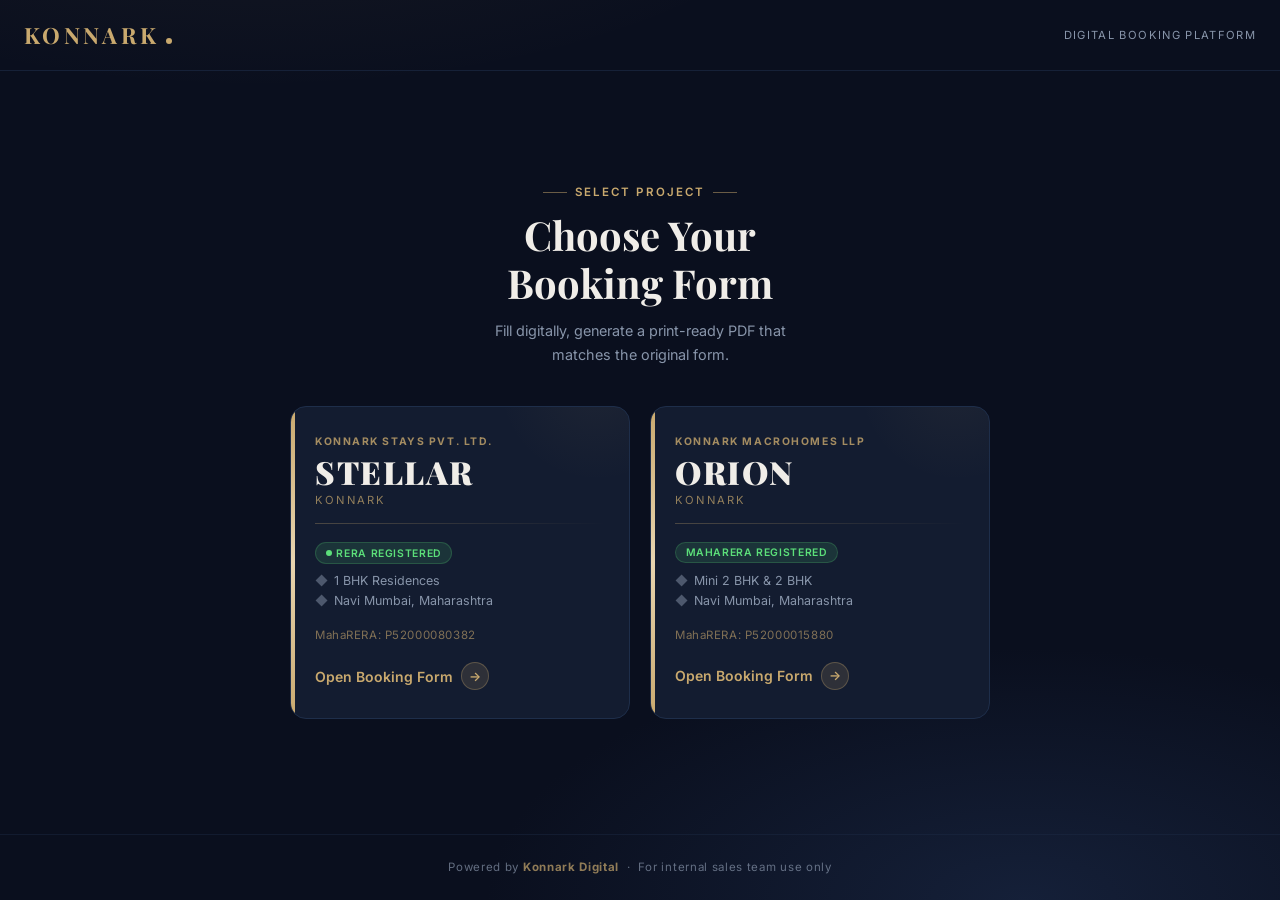
<file: index.html>
<!DOCTYPE html>
<html lang="en">
<head>
  <meta charset="UTF-8">
  <meta name="viewport" content="width=device-width, initial-scale=1.0">
  <meta name="description" content="Konnark Digital Booking Platform — Digital booking forms for Konnark Stellar and Konnark Orion real estate projects.">
  <title>Konnark — Digital Booking Platform</title>
  <link href="https://fonts.googleapis.com/css2?family=Inter:wght@300;400;500;600;700&family=Playfair+Display:wght@400;600;700;900&display=swap" rel="stylesheet">
  <style>
    *, *::before, *::after { box-sizing: border-box; margin: 0; padding: 0; }

    :root {
      --gold: #C9A96E;
      --gold-light: #E8D5B0;
      --dark: #0a0f1e;
      --card: #131c30;
      --card-hover: #1a2540;
      --border: #1e2e4a;
      --text: #F0EDE8;
      --muted: #8895aa;
      --navy: #1C2B4A;
    }

    html { height: 100%; }

    body {
      min-height: 100vh;
      background: var(--dark);
      color: var(--text);
      font-family: 'Inter', sans-serif;
      display: flex;
      flex-direction: column;
      -webkit-font-smoothing: antialiased;
      background-image:
        radial-gradient(ellipse 80% 50% at 20% -20%, rgba(201,169,110,0.08) 0%, transparent 60%),
        radial-gradient(ellipse 60% 40% at 80% 100%, rgba(28,43,74,0.6) 0%, transparent 70%);
    }

    /* ── Top Nav ─────────── */
    .top-nav {
      display: flex;
      align-items: center;
      justify-content: space-between;
      padding: 1.25rem 1.5rem;
      border-bottom: 1px solid rgba(30,46,74,0.6);
    }

    .brand {
      display: flex;
      align-items: baseline;
      gap: 0.4rem;
    }

    .brand-name {
      font-family: 'Playfair Display', serif;
      font-size: 1.4rem;
      font-weight: 700;
      color: var(--gold);
      letter-spacing: 0.15em;
    }

    .brand-dot {
      width: 6px;
      height: 6px;
      background: var(--gold);
      border-radius: 50%;
      margin-bottom: 2px;
    }

    .brand-tag {
      font-size: 0.7rem;
      color: var(--muted);
      letter-spacing: 0.12em;
      text-transform: uppercase;
    }

    /* ── Main Container ──── */
    .main {
      flex: 1;
      display: flex;
      flex-direction: column;
      align-items: center;
      justify-content: center;
      padding: 2rem 1.25rem;
    }

    /* ── Hero ────────────── */
    .hero {
      text-align: center;
      margin-bottom: 2.5rem;
    }

    .hero-eyebrow {
      font-size: 0.72rem;
      text-transform: uppercase;
      letter-spacing: 0.18em;
      color: var(--gold);
      font-weight: 600;
      margin-bottom: 0.75rem;
      display: flex;
      align-items: center;
      justify-content: center;
      gap: 0.5rem;
    }

    .hero-eyebrow::before,
    .hero-eyebrow::after {
      content: '';
      display: block;
      width: 24px;
      height: 1px;
      background: var(--gold);
      opacity: 0.5;
    }

    .hero-title {
      font-family: 'Playfair Display', serif;
      font-size: clamp(1.6rem, 5vw, 2.5rem);
      font-weight: 700;
      line-height: 1.2;
      color: var(--text);
      margin-bottom: 0.75rem;
    }

    .hero-subtitle {
      color: var(--muted);
      font-size: 0.9rem;
      max-width: 320px;
      margin: 0 auto;
      line-height: 1.6;
    }

    /* ── Project Cards ───── */
    .projects-grid {
      display: flex;
      flex-direction: column;
      gap: 1.25rem;
      width: 100%;
      max-width: 520px;
    }

    @media (min-width: 640px) {
      .projects-grid {
        flex-direction: row;
        max-width: 700px;
      }
    }

    .project-card {
      flex: 1;
      background: var(--card);
      border: 1px solid var(--border);
      border-radius: 16px;
      padding: 1.75rem 1.5rem;
      text-decoration: none;
      color: var(--text);
      position: relative;
      overflow: hidden;
      transition: transform 0.3s cubic-bezier(0.4, 0, 0.2, 1),
                  box-shadow 0.3s ease,
                  border-color 0.3s ease,
                  background 0.3s ease;
      display: block;
    }

    .project-card::before {
      content: '';
      position: absolute;
      left: 0;
      top: 0;
      bottom: 0;
      width: 4px;
      background: linear-gradient(180deg, var(--gold), var(--gold-light), var(--gold));
      border-radius: 4px 0 0 4px;
    }

    .project-card::after {
      content: '';
      position: absolute;
      top: -40%;
      right: -20%;
      width: 200px;
      height: 200px;
      background: radial-gradient(circle, rgba(201,169,110,0.06) 0%, transparent 70%);
      pointer-events: none;
    }

    .project-card:hover {
      transform: translateY(-4px);
      box-shadow: 0 12px 40px rgba(0,0,0,0.4), 0 0 0 1px rgba(201,169,110,0.2);
      background: var(--card-hover);
      border-color: rgba(201,169,110,0.3);
    }

    .project-card:active {
      transform: translateY(-2px);
    }

    .card-tag {
      font-size: 0.65rem;
      text-transform: uppercase;
      letter-spacing: 0.15em;
      color: var(--gold);
      font-weight: 700;
      margin-bottom: 0.5rem;
      opacity: 0.8;
    }

    .card-project-name {
      font-family: 'Playfair Display', serif;
      font-size: 2rem;
      font-weight: 900;
      color: var(--text);
      letter-spacing: 0.05em;
      line-height: 1;
      margin-bottom: 0.35rem;
    }

    .card-brand {
      font-size: 0.7rem;
      text-transform: uppercase;
      letter-spacing: 0.2em;
      color: var(--gold);
      margin-bottom: 1rem;
      opacity: 0.7;
    }

    .card-divider {
      height: 1px;
      background: linear-gradient(90deg, rgba(201,169,110,0.3), transparent);
      margin-bottom: 1rem;
    }

    .card-meta {
      display: flex;
      flex-direction: column;
      gap: 0.3rem;
      margin-bottom: 1.25rem;
    }

    .card-meta-item {
      font-size: 0.78rem;
      color: var(--muted);
      display: flex;
      align-items: center;
      gap: 0.4rem;
    }

    .card-meta-item span {
      opacity: 0.5;
    }

    .card-rera {
      font-size: 0.72rem;
      color: rgba(201,169,110,0.6);
      font-family: 'Inter', monospace;
      letter-spacing: 0.05em;
      margin-bottom: 1.25rem;
    }

    .card-cta {
      display: flex;
      align-items: center;
      gap: 0.5rem;
      font-size: 0.875rem;
      font-weight: 600;
      color: var(--gold);
      transition: gap 0.2s ease;
    }

    .project-card:hover .card-cta {
      gap: 0.75rem;
    }

    .card-cta-arrow {
      width: 28px;
      height: 28px;
      border-radius: 50%;
      background: rgba(201,169,110,0.15);
      border: 1px solid rgba(201,169,110,0.3);
      display: flex;
      align-items: center;
      justify-content: center;
      font-size: 0.8rem;
      transition: background 0.2s, transform 0.2s;
    }

    .project-card:hover .card-cta-arrow {
      background: rgba(201,169,110,0.25);
      transform: translateX(2px);
    }

    /* ── Badge ───────────── */
    .status-badge {
      display: inline-flex;
      align-items: center;
      gap: 0.3rem;
      font-size: 0.65rem;
      padding: 0.2rem 0.6rem;
      border-radius: 20px;
      font-weight: 600;
      letter-spacing: 0.06em;
      text-transform: uppercase;
      margin-bottom: 0.6rem;
    }

    .status-badge.registered {
      background: rgba(92,224,122,0.12);
      color: #5ce07a;
      border: 1px solid rgba(92,224,122,0.2);
    }

    .status-badge.pending {
      background: rgba(201,169,110,0.12);
      color: var(--gold);
      border: 1px solid rgba(201,169,110,0.2);
    }

    /* ── Footer ──────────── */
    .footer {
      padding: 1.5rem;
      text-align: center;
      border-top: 1px solid rgba(30,46,74,0.4);
    }

    .footer-text {
      font-size: 0.72rem;
      color: var(--muted);
      opacity: 0.7;
      letter-spacing: 0.06em;
      line-height: 1.5;
    }

    .footer-text strong {
      color: var(--gold);
      opacity: 1;
    }

    @media (max-width: 480px) {
      .footer-sep { display: none; }
      .footer-text span { display: block; margin-top: 0.2rem; }
    }

    /* ── Entrance Animations ─ */
    .hero { animation: fadeUp 0.6s ease 0.1s both; }
    .project-card:nth-child(1) { animation: fadeUp 0.6s ease 0.25s both; }
    .project-card:nth-child(2) { animation: fadeUp 0.6s ease 0.35s both; }

    @keyframes fadeUp {
      from { opacity: 0; transform: translateY(20px); }
      to   { opacity: 1; transform: translateY(0); }
    }

    /* ── Pulse dot ─────── */
    .pulse-dot {
      width: 6px;
      height: 6px;
      border-radius: 50%;
      background: #5ce07a;
      display: inline-block;
      animation: pulse 2s ease infinite;
    }

    @keyframes pulse {
      0%, 100% { opacity: 1; transform: scale(1); }
      50%       { opacity: 0.5; transform: scale(0.8); }
    }
  </style>
</head>
<body>

  <!-- Top Navigation -->
  <nav class="top-nav">
    <div class="brand">
      <span class="brand-name">KONNARK</span>
      <span class="brand-dot"></span>
    </div>
    <div class="brand-tag">Digital Booking Platform</div>
  </nav>

  <!-- Main Content -->
  <main class="main">

    <!-- Hero -->
    <div class="hero">
      <div class="hero-eyebrow">Select Project</div>
      <h1 class="hero-title">Choose Your<br>Booking Form</h1>
      <p class="hero-subtitle">Fill digitally, generate a print-ready PDF that matches the original form.</p>
    </div>

    <!-- Project Cards -->
    <div class="projects-grid">

      <!-- Konnark Stellar -->
      <a href="stellar/index.html" class="project-card" id="card-stellar">
        <div class="card-tag">Konnark Stays Pvt. Ltd.</div>
        <div class="card-project-name">STELLAR</div>
        <div class="card-brand">KONNARK</div>
        <div class="card-divider"></div>
        <div class="status-badge registered">
          <span class="pulse-dot"></span>
          RERA Registered
        </div>
        <div class="card-meta">
          <div class="card-meta-item"><span>◆</span> 1 BHK Residences</div>
          <div class="card-meta-item"><span>◆</span> Navi Mumbai, Maharashtra</div>
        </div>
        <div class="card-rera">MahaRERA: P52000080382</div>
        <div class="card-cta">
          Open Booking Form
          <div class="card-cta-arrow">→</div>
        </div>
      </a>

      <!-- Konnark Orion -->
      <a href="orion/index.html" class="project-card" id="card-orion">
        <div class="card-tag">Konnark Macrohomes LLP</div>
        <div class="card-project-name">ORION</div>
        <div class="card-brand">KONNARK</div>
        <div class="card-divider"></div>
        <div class="status-badge registered">
          MahaRERA Registered
        </div>
        <div class="card-meta">
          <div class="card-meta-item"><span>◆</span> Mini 2 BHK &amp; 2 BHK</div>
          <div class="card-meta-item"><span>◆</span> Navi Mumbai, Maharashtra</div>
        </div>
        <div class="card-rera">MahaRERA: P52000015880</div>
        <div class="card-cta">
          Open Booking Form
          <div class="card-cta-arrow">→</div>
        </div>
      </a>

    </div>
  </main>

  <footer class="footer">
    <p class="footer-text"><span>Powered by <strong>Konnark Digital</strong></span> <span class="footer-sep">&nbsp;·&nbsp;</span> <span>For internal sales team use only</span></p>
  </footer>

</body>
</html>
</file>
